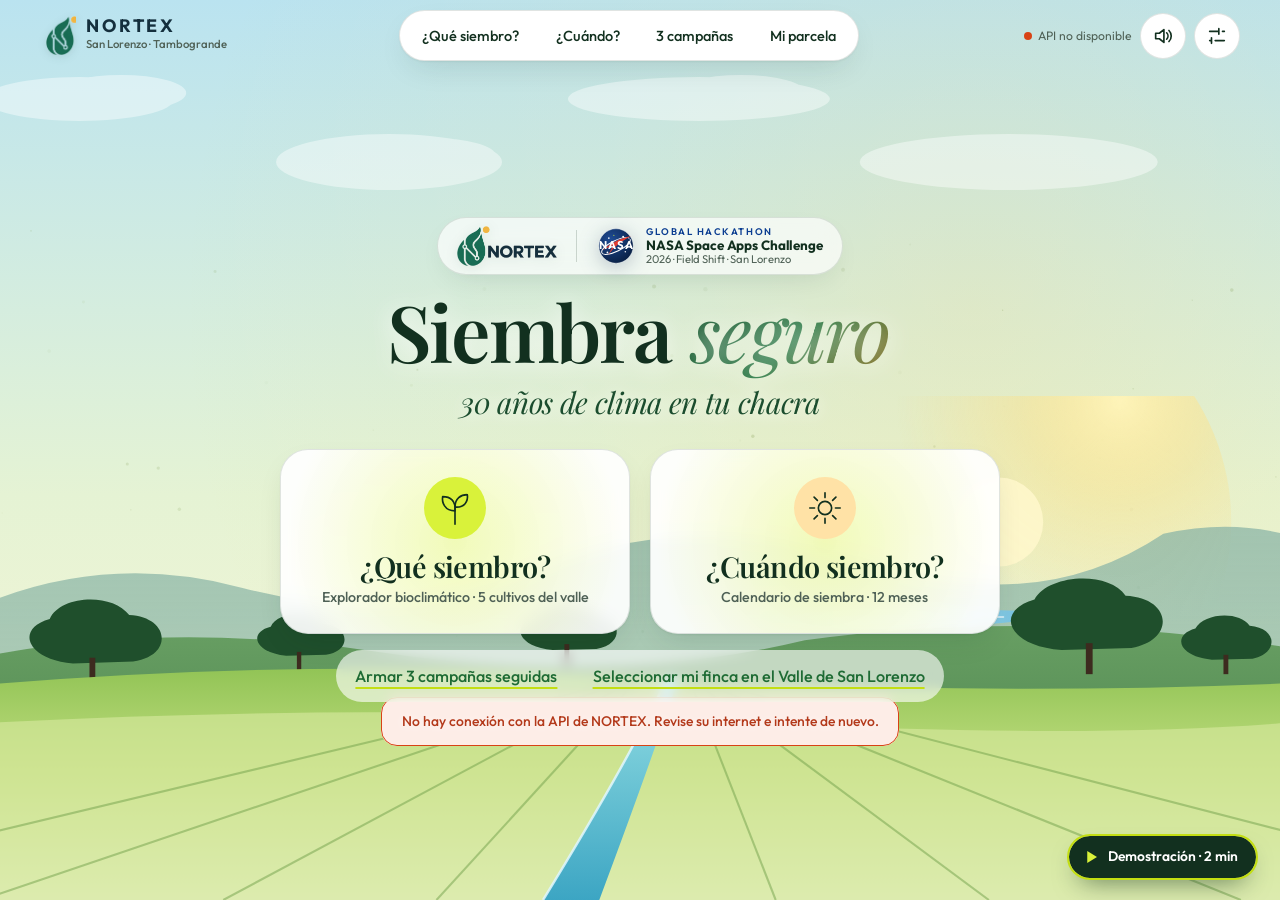
<file: nortex_api/web/index.html>
<!DOCTYPE html>
<html lang="es">
<head>
  <meta charset="utf-8">
  <meta name="viewport" content="width=device-width, initial-scale=1, viewport-fit=cover">
  <meta name="theme-color" content="#FAFBF3">
  <meta name="description" content="NORTEX: qué y cuándo sembrar en el valle de San Lorenzo (Tambogrande, Piura) con historia satelital de la NASA.">
  <title>NORTEX — La chacra viva · San Lorenzo</title>
  <link rel="preconnect" href="https://fonts.googleapis.com">
  <link rel="preconnect" href="https://fonts.gstatic.com" crossorigin>
  <link href="https://fonts.googleapis.com/css2?family=Instrument+Serif:ital@0;1&family=Outfit:wght@400;500;600;700&family=Playfair+Display:ital,wght@0,500;0,600;0,700;1,400;1,600&display=swap" rel="stylesheet">
  <link rel="preconnect" href="https://server.arcgisonline.com" crossorigin>
  <link rel="stylesheet" href="estilos.css">
</head>
<body data-escena="portal">
<a class="saltar" href="#escenario">Saltar al contenido</a>

<!-- CAPA 0 · Atmósfera: cielo y polvo en Canvas 2D (visuales/ambiente.js). Decorativa. -->
<canvas id="ambiente" aria-hidden="true"></canvas>

<!-- CAPA 1 · Paisaje agrícola del Valle de San Lorenzo, Tambogrande (SVG ilustrado, decorativo) -->
<svg id="horizonte" viewBox="0 0 1440 520" preserveAspectRatio="xMidYMax slice" aria-hidden="true">
  <defs>
    <linearGradient id="hz-cordillera" x1="0" y1="0" x2="0" y2="1">
      <stop offset="0" stop-color="#8AB4A6" stop-opacity=".75"/>
      <stop offset="1" stop-color="#B9D6BC" stop-opacity=".95"/>
    </linearGradient>
    <linearGradient id="hz-lomas" x1="0" y1="0" x2="0" y2="1">
      <stop offset="0" stop-color="#689F63"/>
      <stop offset="1" stop-color="#3E7542"/>
    </linearGradient>
    <linearGradient id="hz-represa" x1="0" y1="0" x2="1" y2="0">
      <stop offset="0" stop-color="#6EC3E8"/>
      <stop offset=".5" stop-color="#B8E9FA"/>
      <stop offset="1" stop-color="#58B2DC"/>
    </linearGradient>
    <linearGradient id="hz-pradera" x1="0" y1="0" x2="0" y2="1">
      <stop offset="0" stop-color="#92C456"/>
      <stop offset=".45" stop-color="#C2DE80"/>
      <stop offset="1" stop-color="#EEF5D8"/>
    </linearGradient>
    <linearGradient id="hz-canal" x1="0" y1="0" x2="0" y2="1">
      <stop offset="0" stop-color="#8CE0FA"/>
      <stop offset="1" stop-color="#1996C8"/>
    </linearGradient>
    <radialGradient id="hz-sol-valle" cx="76%" cy="24%" r="48%">
      <stop offset="0" stop-color="#FFF4B8" stop-opacity=".95"/>
      <stop offset=".45" stop-color="#FFE082" stop-opacity=".38"/>
      <stop offset="1" stop-color="#FFE082" stop-opacity="0"/>
    </radialGradient>
  </defs>
  <!-- Resplandor solar sobre los cerros de Las Lomas -->
  <circle cx="1090" cy="130" r="240" fill="url(#hz-sol-valle)"/>
  <circle cx="1090" cy="130" r="46" fill="#FFF7CC" opacity=".88"/>
  <!-- Cordillera lejana de Piura -->
  <path class="hz-cerro" d="M0 235 Q150 155 310 198 T620 175 Q790 115 960 172 T1260 142 Q1360 120 1440 165 V520 H0Z" fill="url(#hz-cordillera)"/>
  <!-- Espejo de agua de la Represa de San Lorenzo entre las lomas -->
  <path d="M820 226 Q980 214 1160 224 Q1080 242 910 240 Z" fill="url(#hz-represa)" opacity=".92"/>
  <path d="M875 228 H1095 M920 234 H1050" stroke="#fff" stroke-width="1.6" stroke-linecap="round" opacity=".75"/>
  <!-- Colinas medias del bosque seco y frutales -->
  <path d="M0 278 Q210 228 450 264 T890 252 Q1150 216 1440 268 V520 H0Z" fill="url(#hz-lomas)"/>
  <!-- Algarrobos y mangos en las lomas -->
  <g class="hz-arbol" fill="#1F4F2C">
    <path d="M135 276c-48-4-60-36-24-46 10-24 64-28 82-4 42 2 46 42 4 48z"/><rect x="152" y="270" width="6" height="28" fill="#3D2B1F"/>
    <path d="M355 268c-32-3-40-24-16-30 7-16 42-18 54-3 28 2 30 28 3 32z"/><rect x="366" y="264" width="4.5" height="20" fill="#3D2B1F"/>
    <path d="M630 262c-36-3-44-26-18-33 8-18 48-20 60-3 30 2 33 30 3 35z"/><rect x="642" y="256" width="5" height="22" fill="#3D2B1F"/>
    <path d="M1155 262c-56-4-70-40-28-52 14-26 76-30 94-4 48 2 52 46 6 54z"/><rect x="1180" y="255" width="7" height="32" fill="#3D2B1F"/>
    <path d="M1310 272c-34-3-42-25-17-32 8-16 45-19 56-3 28 2 31 28 3 34z"/><rect x="1322" y="267" width="5" height="20" fill="#3D2B1F"/>
  </g>
  <!-- Valle agrícola iluminado (terrazas y parcelas) -->
  <path d="M0 302 Q360 268 720 290 T1440 294 V520 H0Z" fill="url(#hz-pradera)"/>
  <!-- Franjas de cultivo soleadas -->
  <path d="M0 340 Q420 315 820 336 T1440 332 V520 H0Z" fill="#D5E89B" opacity=".68"/>
  <!-- Canal de irrigación de San Lorenzo reflejando el cielo -->
  <path d="M748 290 Q715 365 620 520 H678 Q736 365 760 290 Z" fill="url(#hz-canal)" opacity=".82"/>
  <path d="M748 290 Q715 365 620 520" stroke="#E1F7FE" stroke-width="2.5" fill="none" opacity=".85"/>
  <!-- Surcos agrícolas en perspectiva -->
  <g class="hz-surcos" stroke="#6E9E48" stroke-width="2.2" fill="none" opacity=".48">
    <path d="M720 290 L-240 520"/><path d="M720 290 L40 520"/><path d="M720 290 L290 520"/><path d="M720 290 L510 520"/>
    <path d="M770 290 L860 520"/><path d="M770 290 L1080 520"/><path d="M770 290 L1340 520"/><path d="M770 290 L1660 520"/>
  </g>
</svg>

<!-- CAPA 2 · Barra de mando -->
<header class="hud">
  <button class="marca" data-ir="portal" type="button" aria-label="NORTEX: volver al inicio">
    <img src="logo-icono.png" alt="" width="30" height="39" class="marca-logo" fetchpriority="high">
    <span><strong>NORTEX</strong><small>San Lorenzo · Tambogrande</small></span>
  </button>
  <nav class="hud-nav" aria-label="Escenas">
    <button type="button" data-ir="laboratorio">¿Qué siembro?</button>
    <button type="button" data-ir="tiempo">¿Cuándo?</button>
    <button type="button" data-ir="secuencia">3 campañas</button>
    <button type="button" data-ir="orbita">Mi parcela</button>
  </nav>
  <div class="hud-util">
    <span id="estado-api" class="estado-api" role="status">conectando…</span>
    <button id="btn-sonido" class="icono" type="button" aria-pressed="false" title="Ambiente sonoro (viento suave)">
      <svg viewBox="0 0 24 24" aria-hidden="true"><path d="M4 9v6h4l5 4V5L8 9zM16 8.5a5 5 0 010 7M18.5 6a8.500 8.500 0 010 12"/></svg>
      <span class="oculto">Ambiente sonoro</span>
    </button>
    <button id="btn-ajustes" class="icono" type="button" aria-expanded="false" aria-controls="ajustes" title="Ajustes de la consulta">
      <svg viewBox="0 0 24 24" aria-hidden="true"><path d="M4 7h10M18 7h2M4 17h2M10 17h10M14 4v6M6 14v6"/></svg>
      <span class="oculto">Ajustes de la consulta</span>
    </button>
  </div>
</header>

<main id="escenario">
  <!-- 1 · PORTAL DE LA CHACRA ============================================================== -->
  <section id="esc-portal" class="escena activa" aria-labelledby="portal-titulo">
    <div class="portal">
      <div class="portal-insignias" aria-label="Identidad del equipo y desafío NASA Space Apps">
        <div class="insignia-equipo">
          <img src="logo-nortex.png" alt="Logo del equipo NORTEX" width="168" height="67" class="insignia-nortex" fetchpriority="high">
        </div>
        <span class="insignia-sep" aria-hidden="true"></span>
        <div class="insignia-nasa">
          <svg class="nasa-emblema" viewBox="0 0 56 56" aria-hidden="true">
            <defs>
              <radialGradient id="nasa-esfera" cx="35%" cy="30%" r="70%">
                <stop offset="0%" stop-color="#1E4B94"/>
                <stop offset="100%" stop-color="#0B234A"/>
              </radialGradient>
            </defs>
            <circle cx="28" cy="28" r="24" fill="url(#nasa-esfera)" stroke="rgba(255,255,255,.35)" stroke-width="1.2"/>
            <!-- Estrellas orbitales -->
            <circle cx="18" cy="17" r="1.1" fill="#fff"/>
            <circle cx="38" cy="15" r="1.3" fill="#fff"/>
            <circle cx="41" cy="36" r="1" fill="#fff"/>
            <circle cx="16" cy="37" r="1.2" fill="#fff"/>
            <circle cx="25" cy="13" r=".8" fill="#D9F23A"/>
            <!-- Órbita elíptica blanca -->
            <ellipse cx="28" cy="28" rx="22" ry="7.5" transform="rotate(-26 28 28)" fill="none" stroke="#fff" stroke-width="1.4" stroke-dasharray="96 14"/>
            <!-- Vector rojo clásico NASA -->
            <path d="M9 34 C 21 24, 34 17, 49 14 C 36 21, 25 29, 17 41 L 24 27 Z" fill="#E03C31"/>
            <!-- Letras NASA centrales -->
            <text x="28" y="31.5" text-anchor="middle" fill="#fff" font-family="Outfit, sans-serif" font-weight="700" font-size="11.5" letter-spacing="1.4">NASA</text>
          </svg>
          <div class="nasa-txt">
            <span>Global Hackathon</span>
            <strong>NASA Space Apps Challenge</strong>
            <small>2026 · Field Shift · San Lorenzo</small>
          </div>
        </div>
      </div>
      <h1 id="portal-titulo">Siembra <em>seguro</em></h1>
      <p class="portal-sub">30 años de clima en tu chacra</p>
      <div class="puertas">
        <button class="puerta puerta-que" type="button" data-puerta="laboratorio">
          <span class="puerta-brillo" aria-hidden="true"></span>
          <svg viewBox="0 0 80 80" aria-hidden="true"><path d="M40 74V40"/><path d="M40 46C18 46 12 28 14 16c16 0 28 8 26 30z"/><path d="M40 38c0-18 12-26 26-26 2 14-6 28-26 26z"/></svg>
          <span class="puerta-txt"><b>¿Qué siembro?</b><small>Explorador bioclimático · 5 cultivos del valle</small></span>
        </button>
        <button class="puerta puerta-cuando" type="button" data-puerta="tiempo">
          <span class="puerta-brillo" aria-hidden="true"></span>
          <svg viewBox="0 0 80 80" aria-hidden="true"><circle cx="40" cy="40" r="14"/><path d="M40 8v10M40 62v10M8 40h10M62 40h10M17 17l7 7M56 56l7 7M63 17l-7 7M24 56l-7 7"/></svg>
          <span class="puerta-txt"><b>¿Cuándo siembro?</b><small>Calendario de siembra · 12 meses</small></span>
        </button>
      </div>
      <div class="portal-menor">
        <button type="button" class="enlace" data-ir="secuencia">Armar 3 campañas seguidas</button>
        <button type="button" class="enlace" data-ir="orbita">Seleccionar mi finca en el Valle de San Lorenzo</button>
      </div>
      <p id="portal-chacra" class="portal-chacra" role="status"></p>
    </div>
  </section>

  <!-- 2 · LABORATORIO DE CULTIVOS (F2) ====================================================== -->
  <section id="esc-laboratorio" class="escena" aria-labelledby="lab-titulo" hidden>
    <div class="esc-cab">
      <p class="eyebrow">F2 · Laboratorio de cultivos</p>
      <h2 id="lab-titulo">¿Qué siembro?</h2>
      <p class="ayuda" id="lab-contexto"></p>
      <div class="barra-consulta" aria-label="Controles rápidos de la consulta">
        <label>Siembra <input type="date" id="lab-inicio"></label>
        <label>Riego
          <select id="lab-riego">
            <option value="">Según la parcela</option>
            <option value="0.5">Gravedad · 0,5</option>
            <option value="0.9">Goteo · 0,9</option>
          </select>
        </label>
        <label>Historia climática
          <select id="lab-enso">
            <option value="">Todos los años</option>
            <option value="nino">Solo El Niño</option>
            <option value="neutro">Solo neutros</option>
            <option value="nina">Solo La Niña</option>
          </select>
        </label>
        <button type="button" class="enlace" id="lab-mas-ajustes">Más ajustes…</button>
      </div>
    </div>
    <div id="baraja" class="baraja" role="listbox" aria-label="Cultivos del valle, en el orden de la API" tabindex="0"></div>
    <p class="baraja-pista ayuda">Desliza, usa las flechas o toca una carta: el suelo y el cielo cambian con el cultivo.</p>
    <div id="lab-autopsia" aria-live="polite"></div>
  </section>

  <!-- 3 · CALENDARIO DE SIEMBRA (F1) ======================================================== -->
  <section id="esc-tiempo" class="escena" aria-labelledby="tiempo-titulo" hidden>
    <div class="esc-cab">
      <p class="eyebrow">F1 · Calendario de siembra</p>
      <h2 id="tiempo-titulo">¿Cuándo siembro?</h2>
      <div id="tiempo-cultivos" class="fichas" role="radiogroup" aria-label="Cultivo"></div>
    </div>
    <div id="arco" class="arco"></div>
    <div id="calendario" class="calendario" role="radiogroup" aria-label="Fecha de siembra (12 meses)"></div>
    <div class="cal-leyenda" aria-label="Leyenda del calendario">
      <span><i class="fila-viab" aria-hidden="true"></i> Viabilidad (borde punteado = provisional)</span>
      <span><b class="fila-riesgos" aria-hidden="true"><i></i><i></i></b> Riesgos altos (un punto por riesgo)</span>
      <span><b class="fila-calor" aria-hidden="true"><i style="--k:var(--ambar)"></i></b> Calor en floración (Tmax media histórica)</span>
    </div>
    <div id="tiempo-lectura" class="tiempo-lectura" aria-live="polite"></div>
    <div id="tiempo-autopsia"></div>
  </section>

  <!-- 4 · SECUENCIA DE 3 CAMPAÑAS =========================================================== -->
  <section id="esc-secuencia" class="escena" aria-labelledby="sec-titulo" hidden>
    <div class="esc-cab">
      <p class="eyebrow">Transición · reglas RT-01 a RT-05</p>
      <h2 id="sec-titulo">Tres campañas que encajan</h2>
      <p class="ayuda">Elige el cultivo y la fecha de cada ficha. Al encastrarlas, NORTEX evalúa cada campaña con lo
        sembrado antes; las reglas de transición se encienden en las uniones.</p>
    </div>
    <div id="rompecabezas" class="rompecabezas"></div>
    <div class="sec-controles">
      <label class="check"><input type="checkbox" id="sec-renovacion"> Ya decidí renovar el huerto (RT-01)</label>
      <button type="button" id="sec-ir" class="primario grande">Encastrar y revisar</button>
    </div>
    <div id="sec-estado" class="mensaje" role="status"></div>
    <div id="sec-autopsia"></div>
  </section>

  <!-- 5 · VUELO ORBITAL · MI PARCELA ======================================================== -->
  <section id="esc-orbita" class="escena esc-orbita" aria-labelledby="orbita-titulo" hidden>
    <div class="orbita-vista">
      <div class="estrellas" aria-hidden="true"></div>
      <div id="globo" class="globo"><div id="mapa" aria-label="Imagen satelital de San Lorenzo"></div></div>
      <!-- Haces de los satélites: se dibujan con el estado real de GET /parcelas/{id}/fuentes -->
      <svg id="haces" class="haces" viewBox="0 0 100 100" preserveAspectRatio="none" aria-hidden="true"></svg>
      <ul id="satelites" class="satelites" aria-label="Fuentes satelitales de la parcela"></ul>
      <div class="leyenda-valle" aria-label="Delimitación geográfica permitida">
        <span><i class="borde-valle" aria-hidden="true"></i> Delimitación: Valle de San Lorenzo · Tambogrande</span>
        <button type="button" id="btn-ver-valle">Ver valle completo</button>
      </div>
      <p id="vuelo-texto" class="vuelo-texto" role="status"></p>
      <button id="vuelo-saltar" class="enlace vuelo-saltar" type="button" hidden>Saltar el vuelo</button>
    </div>
    <div class="orbita-panel" id="orbita-panel">
      <p class="eyebrow">Mi parcela · Valle de San Lorenzo</p>
      <h2 id="orbita-titulo">Desde la órbita hasta tu chacra</h2>
      <label class="selector-chacra">Chacra activa <select id="orbita-parcela"></select></label>
      <div id="parcela-info"></div>
      <div class="fila-botones">
        <button id="btn-dibujar-finca" type="button">Seleccionar mi finca en el mapa</button>
        <button id="btn-revolar" type="button">Repetir el vuelo</button>
        <button id="btn-descargar" class="primario" type="button">Traer datos de la NASA</button>
      </div>
      <div id="progreso" class="mensaje" role="status"></div>
      <ul id="senales" class="senales" aria-label="Todas las fuentes de datos"></ul>

      <details class="bloque" id="det-registro" open>
        <summary>Seleccionar / registrar mi finca en el Valle de San Lorenzo</summary>
        <form id="form-parcela">
          <p class="ayuda">Toca el mapa dentro del <b>perímetro punteado verde del Valle de San Lorenzo (Tambogrande)</b> para marcar las esquinas de tu finca (mínimo 3 esquinas o 1 punto central).</p>
          <label>Nombre de la finca <input name="nombre" id="inp-nombre-finca" required placeholder="Finca San Isidro, sector Malingas"></label>
          <label>Identificador <input name="aoi_id" id="inp-aoi-finca" required pattern="[a-z0-9_]{3,40}" placeholder="finca_san_isidro"
                 title="minúsculas, números y _ (3 a 40)"></label>
          <p id="info-poligono" class="ayuda">0 puntos marcados · toca el mapa dentro del valle.</p>
          <div class="fila-botones">
            <button type="button" id="btn-deshacer">Deshacer punto</button>
            <button type="button" id="btn-limpiar">Borrar contorno</button>
          </div>
          <label>o pega coordenadas dentro del valle (latitud, longitud por línea)
            <textarea id="coords" rows="3" placeholder="-4.9921, -80.3127"></textarea></label>
          <div class="fila-botones">
            <button type="button" id="btn-coords">Usar coordenadas</button>
            <button type="submit" class="primario">Guardar mi finca</button>
          </div>
        </form>
        <div id="msg-parcela" class="mensaje" role="status"></div>
      </details>

      <details class="bloque" open>
        <summary>Chequeo de la chacra (suelo, relieve y riego)</summary>
        <div id="chequeo-cuerpo"></div>
      </details>
      <details class="bloque" id="det-historial" open>
        <summary>Historial de campañas de tu finca</summary>
        <p class="ayuda">Lo que sembraste antes en esta parcela activa automáticamente las reglas de rotación (RT-01 a RT-05) en <b>¿Qué siembro?</b> y en <b>3 campañas</b>.</p>
        <div id="lista-historial"></div>
        <form id="form-historial">
          <div class="barra-consulta">
            <label>Cultivo sembrado <select name="cultivo" id="hist-cultivo" required></select></label>
            <label>Campaña <input name="campania" placeholder="2025-2026" value="2025-2026" required></label>
            <label>Fecha de siembra <input name="fecha_siembra" type="date" id="hist-fecha" required></label>
            <label>Rendimiento (t/ha, opcional) <input name="rendimiento_t_ha" type="number" min="0" max="150" step="0.1" placeholder="Ej. 8.5"></label>
          </div>
          <div class="fila-botones">
            <button type="submit" class="primario">Agregar al historial de la finca</button>
          </div>
        </form>
        <div id="msg-historial" class="mensaje" role="status"></div>
      </details>
      <details class="bloque" open>
        <summary>El archivo del clima</summary>
        <div id="clima-cuerpo"></div>
      </details>
      <details class="bloque" open>
        <summary>¿Qué tan sólida es la decisión?</summary>
        <div id="solidez"></div>
      </details>
      <details class="bloque">
        <summary>Cargar datos de la Junta, laboratorio o SIEA (CSV)</summary>
        <p class="ayuda">Descarga la plantilla, llénala en Excel (CSV UTF-8) y súbela. La fila con fuente = EJEMPLO se
          ignora. Si una fila tiene un error, no se guarda nada.</p>
        <form id="form-csv">
          <label>Tipo de dato <select name="modelo" id="sel-modelo"></select></label>
          <label>Archivo <input type="file" name="archivo" accept=".csv" required></label>
          <button type="submit" class="primario">Importar</button>
        </form>
        <div id="msg-csv" class="mensaje" role="status"></div>
      </details>
      <details class="bloque">
        <summary>Parámetro validado (INIA / MIDAGRI)</summary>
        <p class="ayuda">Reemplaza un valor de literatura por el de una ficha técnica local, por ejemplo el umbral de
          calor en floración del caupí.</p>
        <form id="form-validacion">
          <label>Cultivo <select name="cultivo" id="val-cultivo"></select></label>
          <label>Parámetro <select name="parametro" id="val-parametro"></select></label>
          <p id="val-actual" class="ayuda"></p>
          <label>Valor <input name="valor" required placeholder="36 · [35, 55] · &quot;media&quot;"></label>
          <label>Fuente <input name="fuente" required placeholder="INIA, ficha técnica 2025"></label>
          <label>Fecha <input name="fecha" type="date" required></label>
          <button type="submit" class="primario">Guardar validación</button>
        </form>
        <div id="msg-validacion" class="mensaje" role="status"></div>
      </details>
    </div>
  </section>
</main>

<!-- Ajustes de la consulta: valen para todas las escenas y viajan tal cual a /evaluar/f1 y /evaluar/f2 -->
<aside id="ajustes" class="ajustes" aria-label="Ajustes de la consulta" hidden>
  <div class="ajustes-cab"><h3>Ajustes de la consulta</h3>
    <button type="button" class="icono" id="ajustes-cerrar" aria-label="Cerrar ajustes">×</button></div>
  <form id="form-ajustes">
    <label>Chacra <select id="sel-parcela" name="parcela"></select></label>
    <label>Fecha de siembra (¿Qué siembro?) <input type="date" id="aj-inicio" name="inicio" required></label>
    <label>Riego
      <select name="eficiencia">
        <option value="">Según los datos de la parcela</option>
        <option value="0.5">Gravedad · eficiencia 0,5</option>
        <option value="0.9">Goteo · eficiencia 0,9</option>
      </select></label>
    <label>Historia climática
      <select name="condicion_enso">
        <option value="">Todos los años disponibles</option>
        <option value="nino">Solo años El Niño</option>
        <option value="neutro">Solo años neutros</option>
        <option value="nina">Solo años La Niña</option>
      </select></label>
    <label>Umbral de calor en floración (°C)
      <input name="umbral_calor_c" type="number" min="25" max="45" step="0.5" placeholder="Según ficha · por validar con INIA"></label>
    <label>Dotación (m³/ha) <input name="dotacion_m3_ha" type="number" min="0" max="40000" placeholder="Usar el PCR"></label>
    <label>Turno de riego (días) <input name="intervalo_dias" type="number" min="1" max="60" placeholder="Usar los turnos declarados"></label>
    <label>Área (ha) <input name="area_ha" type="number" min="0.01" step="0.01" placeholder="Usar la parcela"></label>
    <p class="ayuda">Lo que escribas aquí se envía a la API como supuesto de esta consulta; el motor lo marca como
      provisional. Deja un campo vacío para usar el dato de la parcela.</p>
    <button type="reset" class="enlace">Volver a los datos de la parcela</button>
  </form>
  <p class="ayuda pie-reglas">NORTEX no da un puntaje. Muestra cuatro cosas por separado: viabilidad, riesgo,
    conveniencia y fundamentación. · <a href="../docs" target="_blank" rel="noopener">API</a></p>
</aside>

<!-- Modo demostración para el jurado (demo.js) -->
<button id="btn-demo" class="flotante" type="button" disabled>
  <svg viewBox="0 0 24 24" aria-hidden="true"><path d="M7 4l13 8-13 8z"/></svg>
  <span>Demostración · 2 min</span>
</button>
<aside id="demo" class="demo" hidden aria-label="Demostración guiada" aria-live="polite"></aside>
<div id="proc" class="proc" role="dialog" aria-label="Procedencia del dato" hidden></div>
<div id="velo" class="velo" aria-hidden="true"></div>

<script type="module" src="app.js"></script>
</body>
</html>
</file>
<file: nortex_api/web/estilos.css>
/* NORTEX — La chacra viva. Estilos (tema claro).
 * Índice: 1 base · 2 atmósfera · 3 barra de mando · 4 piezas comunes · 5 portal · 6 cultivos vivos
 *         7 baraja 3D · 8 autopsia (sol, suelo, balanza, cuatro dimensiones) · 9 calendario de siembra
 *         10 rompecabezas · 11 órbita · 12 ajustes, demostración y procedencia · 13 movimiento reducido
 * Dirección visual: papel claro, tinta verde profunda, acento lima y mucho aire entre bloques.
 * Convención de honestidad: todo lo provisional (dato de ejemplo o por validar) lleva borde PUNTEADO
 * ámbar (.provisional, .dato-debil, .sello-provisional). El color nunca va sin texto. */

/* 1 · Base ---------------------------------------------------------------------------------------- */
:root {
  --fondo: #FAFBF3; --papel: #FFFFFF; --tinta: #12301F; --suave: #4F6156; --linea: rgba(18, 48, 31, .13);
  --lima: #D9F23A; --lima-hondo: #C3DE12; --hoja: #EEF4DF;
  --verde: #2E7D32; --ambar: #F59E0B; --terracota: #D84315; --agua: #0288D1;
  /* tintas legibles sobre papel claro (contraste AA) */
  --t-verde: #1E6B34; --t-ambar: #8A5200; --t-rojo: #B3391A; --t-azul: #0B5C97; --t-gris: #5B6660;
  --punteado: #D98A00;
  --sombra: 0 1px 2px rgba(18, 48, 31, .06), 0 12px 32px -12px rgba(18, 48, 31, .18);
  --rebote: cubic-bezier(.34, 1.56, .64, 1); --suavizado: cubic-bezier(.22, 1, .36, 1);
  --radio: 24px; --hud: 72px;
  --fuente: "Outfit", "Segoe UI", system-ui, -apple-system, Roboto, sans-serif;
  --fuente-editorial: "Playfair Display", "Instrument Serif", Georgia, "Times New Roman", serif;
  color-scheme: light;
}
* { box-sizing: border-box; }
html { background: var(--fondo); scroll-behavior: smooth; }
body { margin: 0; min-height: 100dvh; color: var(--tinta); font: 400 1.02rem/1.6 var(--fuente); font-size-adjust: from-font; -webkit-font-smoothing: antialiased; overflow-x: hidden; }
h1, h2, h3, h4 { font-family: var(--fuente-editorial); font-weight: 600; line-height: 1.06; margin: 0; letter-spacing: -.02em; font-size-adjust: from-font; }
h2 { font-size: clamp(2rem, 1.2rem + 3.4vw, 3.3rem); letter-spacing: -.025em; }
h3 { font-size: clamp(1.3rem, .9rem + 1.6vw, 1.75rem); } h4 { font-size: 1.15rem; }
@supports not (font-size-adjust: from-font) {
  h1, h2, h3, h4 { line-height: 1.1; }
}
p { margin: .6rem 0; } ul { margin: .5rem 0; padding-left: 1.15rem; } li { margin: .25rem 0; } a { color: var(--t-verde); }
button, input, select, textarea { font: inherit; color: inherit; }
button { cursor: pointer; touch-action: manipulation; min-height: 46px; padding: .6rem 1.25rem; border-radius: 999px; border: 1px solid var(--linea);
  background: var(--papel); font-weight: 500; transition: transform .35s var(--rebote), background .2s, box-shadow .3s; }
button:hover:not(:disabled) { background: var(--hoja); transform: translateY(-2px); }
button:active:not(:disabled) { transform: scale(.97); }
button:disabled { opacity: .5; cursor: wait; }
:focus-visible { outline: 3px solid var(--tinta); outline-offset: 3px; border-radius: 10px; }
[hidden] { display: none !important; }
.oculto, .oculto-label { position: absolute; width: 1px; height: 1px; overflow: hidden; clip-path: inset(50%); white-space: nowrap; }
.saltar { position: fixed; left: 12px; top: -80px; z-index: 3000; background: var(--lima); color: var(--tinta); padding: .8rem 1rem; border-radius: 12px; }
.saltar:focus { top: 12px; }
.eyebrow { font: 600 .74rem/1.4 var(--fuente); letter-spacing: .16em; text-transform: uppercase; color: var(--t-verde); margin: 0 0 .5rem; }
.ayuda, small { font-size: .88rem; color: var(--suave); }
.primario { background: var(--lima); color: var(--tinta); border-color: transparent; font-weight: 600; box-shadow: 0 8px 22px -10px rgba(150, 175, 0, .9); }
.primario:hover:not(:disabled) { background: var(--lima-hondo); }
.grande { font-size: 1.08rem; padding: .95rem 1.8rem; }
.enlace { background: none; border: 0; padding: .3rem .2rem; min-height: 44px; color: var(--t-verde); font-weight: 500; text-decoration: underline; text-decoration-color: var(--lima-hondo); text-decoration-thickness: 2px; text-underline-offset: 5px; border-radius: 6px; }
.enlace:hover:not(:disabled) { background: none; }
.icono { width: 46px; padding: 0; display: grid; place-items: center; font-size: 1.4rem; }
.icono svg { width: 22px; height: 22px; fill: none; stroke: currentColor; stroke-width: 1.8; stroke-linecap: round; stroke-linejoin: round; }
.icono[aria-pressed=true] { background: var(--tinta); color: #fff; }
.fila-botones { display: flex; flex-wrap: wrap; gap: .6rem; margin: 1rem 0; }

/* 2 · Atmósfera ------------------------------------------------------------------------------------ */
#ambiente { position: fixed; inset: 0; width: 100%; height: 100%; z-index: -3; }
#horizonte { position: fixed; left: 0; bottom: 0; width: 100%; height: min(56vh, 520px); z-index: -2; pointer-events: none; transition: transform 1.2s var(--suavizado), opacity 1s; }
body:not([data-escena=portal]) #horizonte { opacity: 0; transform: translateY(30%); }
.hz-arbol { animation: mecer 7s ease-in-out infinite alternate; transform-box: fill-box; transform-origin: 50% 100%; }
/* Fuera del portal el cielo solo asoma arriba; el resto de la página es papel limpio. */
.velo { position: fixed; inset: 0; z-index: -1; pointer-events: none; }
body:not([data-escena=portal]) .velo { background: linear-gradient(rgba(250, 251, 243, .25), var(--fondo) 440px); }

/* 3 · Barra de mando ------------------------------------------------------------------------------- */
.hud { position: fixed; inset: 0 0 auto 0; height: var(--hud); z-index: 900; display: flex; align-items: center; gap: .6rem; padding: 0 clamp(.8rem, 4vw, 2.5rem);
  background: rgba(250, 251, 243, .9); border-bottom: 1px solid var(--linea); transition: opacity .5s, transform .5s, background .5s; }
body[data-escena=portal] .hud { background: transparent; border-color: transparent; }
.marca { display: flex; align-items: center; gap: .6rem; background: none; border: 0; padding: .2rem .4rem; text-align: left; border-radius: 12px; }
.marca:hover:not(:disabled) { background: none; }
.marca strong { display: block; font: 700 1.12rem/1 var(--fuente); letter-spacing: .16em; color: #142F3D; }
.marca small { display: block; font-size: .72rem; }
.marca-logo { width: 30px; height: 39px; object-fit: contain; display: block; filter: drop-shadow(0 2px 4px rgba(18, 48, 31, .12)); }
.hud-nav { display: flex; gap: .2rem; margin-inline: auto; padding: .3rem; border-radius: 999px; background: var(--papel); border: 1px solid var(--linea); box-shadow: var(--sombra); }
.hud-nav button { border: 0; background: none; padding: .45rem 1.05rem; min-height: 40px; font-size: .92rem; white-space: nowrap; box-shadow: none; }
.hud-nav button[aria-current] { background: var(--tinta); color: #fff; font-weight: 600; }
.hud-util { display: flex; align-items: center; gap: .5rem; }
.estado-api { font-size: .76rem; color: var(--suave); display: flex; align-items: center; gap: .35rem; }
.estado-api::before { content: ""; width: 8px; height: 8px; border-radius: 50%; background: var(--t-gris); }
.estado-api[data-ok=true]::before { background: var(--verde); } .estado-api[data-ok=false]::before { background: var(--terracota); }
body.en-vuelo .hud, body.en-vuelo .flotante { opacity: 0; pointer-events: none; transform: translateY(-20px); }
@media (max-width: 820px) {
  .hud-nav { position: fixed; inset: auto .6rem calc(.6rem + env(safe-area-inset-bottom)) .6rem; justify-content: space-between; margin: 0; z-index: 900; }
  .hud-nav button { flex: 1; padding: .45rem .3rem; font-size: .8rem; }
  .estado-api { display: none; } .hud-util { margin-left: auto; }
  main { padding-bottom: 90px; }
}

/* 4 · Piezas comunes ------------------------------------------------------------------------------- */
.escena { min-height: 100dvh; padding: calc(var(--hud) + 2.5rem) clamp(1.1rem, 5vw, 3.5rem) 7rem; max-width: 1180px; margin: 0 auto; }
.escena.activa { animation: entrar .7s var(--suavizado) backwards; }
/* La órbita no usa transform al entrar: su vista pasa a position:fixed durante el vuelo. */
.esc-orbita.activa { animation-name: fundir; }
.esc-cab { margin-bottom: 2.2rem; max-width: 58rem; }
.esc-cab .ayuda { font-size: 1rem; }
.barra-consulta { display: flex; flex-wrap: wrap; align-items: end; gap: .6rem .9rem; margin-top: 1.1rem; padding: .75rem 1rem; border-radius: 20px; background: var(--papel); border: 1px solid var(--linea); box-shadow: var(--sombra); }
.barra-consulta label { margin: 0; font-size: .8rem; font-weight: 500; flex: 1; min-width: 145px; }
.barra-consulta input, .barra-consulta select { min-height: 40px; padding: .35rem .7rem; border-radius: 12px; font-size: .9rem; }
.barra-consulta .enlace { min-height: 40px; padding: .2rem .5rem; font-size: .88rem; white-space: nowrap; }
.etq { display: inline-flex; align-items: center; gap: .4rem; padding: .14rem .7rem; border-radius: 999px; font: 600 .8rem/1.5 var(--fuente); white-space: nowrap; border: 1px solid currentColor; background: var(--papel); }
.etq::before { content: ""; width: 7px; height: 7px; border-radius: 50%; background: currentColor; }
.etq.verde { color: var(--t-verde); background: #EAF6EC; } .etq.ambar { color: var(--t-ambar); border-style: dashed; background: #FFF6E0; } .etq.rojo { color: var(--t-rojo); background: #FDEDE7; }
.etq.gris { color: var(--t-gris); border-style: dotted; background: #F1F3EF; } .etq.azul { color: var(--t-azul); background: #E6F3FB; }
/* Cifra tocable con su procedencia (util.dato). Débil = ejemplo, por validar o por determinar. */
.dato { display: inline; min-height: 0; padding: .08rem .5rem; border-radius: 8px; border: 1px solid transparent; background: var(--hoja); font-weight: 600; box-shadow: none; }
.dato:hover:not(:disabled) { background: var(--lima); transform: none; }
.dato-debil { border: 1.5px dashed var(--punteado); background: #FFF6E0; color: var(--t-ambar); }
.provisional { outline: 1.5px dashed var(--punteado); outline-offset: -1.5px; }
.sello-provisional { display: inline-block; margin-top: .8rem; padding: .2rem .7rem; border: 1.5px dashed var(--punteado); border-radius: 999px; color: var(--t-ambar); background: #FFF6E0; font: 600 .74rem/1.5 var(--fuente); letter-spacing: .04em; }
.aviso { padding: .9rem 1.2rem; border-radius: 16px; background: var(--papel); border: 1px solid var(--linea); }
.aviso.rojo { border-color: var(--terracota); color: var(--t-rojo); white-space: pre-line; background: #FDEDE7; }
.mensaje:empty { display: none; } .mensaje { margin: .8rem 0; font-size: .95rem; color: var(--suave); white-space: pre-line; }
.cargando { display: flex; align-items: center; gap: .8rem; padding: 2.5rem 0; color: var(--suave); }
.latido { width: 14px; height: 14px; border-radius: 50%; background: var(--lima-hondo); animation: pulsar 1.1s ease-in-out infinite; }
label { display: grid; gap: .3rem; font-size: .9rem; color: var(--suave); margin: .9rem 0; }
input, select, textarea { min-height: 46px; padding: .55rem .9rem; border-radius: 14px; border: 1px solid var(--linea); background: var(--papel); width: 100%; color: var(--tinta); }
input[type=checkbox] { width: 22px; min-height: 22px; accent-color: var(--verde); }
.check { display: flex; align-items: center; gap: .6rem; color: var(--tinta); }
/* Acordeón: una fila limpia con un botón redondo, como en la referencia. */
details > summary { cursor: pointer; padding: 1.1rem 0; font-weight: 500; font-size: 1.08rem; min-height: 46px; display: flex; align-items: center; gap: .8rem; list-style: none; }
details > summary::after { content: "↓"; margin-left: auto; width: 2rem; height: 2rem; display: inline-grid; place-items: center; border-radius: 50%; background: var(--tinta); color: #fff; font-size: .9rem; flex: none; transition: transform .4s var(--rebote), background .2s; }
details[open] > summary::after { transform: rotate(180deg); background: var(--lima); color: var(--tinta); }
details > summary::-webkit-details-marker { display: none; }
/* Las cuatro dimensiones en miniatura: cuatro celdas, nunca un solo indicador. */
.cuatro-mini { display: grid; grid-template-columns: 1fr 1fr; gap: .9rem 1.4rem; margin: 1.2rem 0 0; text-align: left; }
.cuatro-mini div { min-width: 0; }
.cuatro-mini dt { font: 600 .68rem/1.4 var(--fuente); letter-spacing: .12em; text-transform: uppercase; color: var(--suave); margin-bottom: .2rem; }
.cuatro-mini dd { margin: 0; font-size: .92rem; } .cuatro-mini .etq { white-space: normal; }

/* 5 · Portal --------------------------------------------------------------------------------------- */
#esc-portal { display: grid; place-items: center; text-align: center; min-height: 100dvh; padding: calc(var(--hud) + .6rem) clamp(1.1rem, 5vw, 3.5rem) 1.4rem; }
.portal { max-width: 780px; width: 100%; margin: auto; }
.portal-insignias { display: inline-flex; flex-wrap: wrap; align-items: center; justify-content: center; gap: .75rem 1.2rem; margin: 0 auto 1rem; padding: .5rem 1.2rem;
  border-radius: 999px; background: rgba(255, 255, 255, .68); backdrop-filter: blur(12px); -webkit-backdrop-filter: blur(12px);
  border: 1px solid rgba(18, 48, 31, .12); box-shadow: 0 10px 30px -14px rgba(18, 48, 31, .18); }
.insignia-equipo { display: flex; align-items: center; }
.insignia-nortex { height: 40px; width: auto; object-fit: contain; display: block; filter: drop-shadow(0 2px 6px rgba(18, 48, 31, .1)); }
.insignia-sep { width: 1px; height: 32px; background: rgba(18, 48, 31, .18); }
.insignia-nasa { display: flex; align-items: center; gap: .6rem; text-align: left; }
.nasa-emblema { width: 40px; height: 40px; flex-shrink: 0; filter: drop-shadow(0 4px 10px rgba(11, 35, 74, .25)); }
.nasa-txt { display: grid; line-height: 1.15; }
.nasa-txt span { font: 600 .6rem/1.2 var(--fuente); letter-spacing: .16em; text-transform: uppercase; color: #0B3D91; }
.nasa-txt strong { font: 700 .84rem/1.2 var(--fuente); color: var(--tinta); letter-spacing: -.01em; }
.nasa-txt small { font-size: .7rem; color: var(--suave); }
@media (max-width: 560px) {
  .portal-insignias { border-radius: 24px; padding: .6rem .9rem; gap: .5rem .8rem; }
  .insignia-sep { display: none; }
}
.portal h1 { font-family: var(--fuente-editorial); font-size: clamp(2.8rem, 1.5rem + 4.8vw, 4.9rem); font-weight: 600; line-height: 1.02; text-wrap: balance; letter-spacing: -.03em;
  color: var(--tinta); text-shadow: 0 2px 24px rgba(255, 255, 255, .85); }
.portal h1 em { font-family: var(--fuente-editorial); font-style: italic; font-weight: 400; padding: 0 .06em;
  color: #1B6336; background: linear-gradient(135deg, #124D29 0%, #24753E 55%, #8A6812 100%); -webkit-background-clip: text; background-clip: text; -webkit-text-fill-color: transparent; }
.portal-sub { font-family: var(--fuente-editorial); font-style: italic; font-size: clamp(1.35rem, 1rem + 1.3vw, 2rem); max-width: 36rem; margin: .3rem auto 1.4rem;
  color: #1B4D2E; font-weight: 400; letter-spacing: -.01em; text-shadow: 0 1px 16px rgba(255, 255, 255, .9); }
.puertas { display: grid; grid-template-columns: repeat(auto-fit, minmax(250px, 1fr)); gap: 1.2rem; max-width: 720px; margin: 0 auto; perspective: 1100px; }
.puerta { --rx: 0deg; --ry: 0deg; --mx: 50%; --my: 50%; position: relative; overflow: hidden; display: grid; justify-items: center; align-content: center; gap: .75rem; padding: 1.5rem 1.4rem 1.4rem;
  border-radius: 28px; border: 1px solid var(--linea); background: rgba(255, 255, 255, .92); backdrop-filter: blur(8px); min-height: 185px; text-align: center; box-shadow: var(--sombra);
  transform: rotateX(var(--rx)) rotateY(var(--ry)); transform-style: preserve-3d; transition: transform .6s var(--rebote), box-shadow .4s; }
.puerta:hover:not(:disabled) { background: var(--papel); transform: rotateX(var(--rx)) rotateY(var(--ry)) translateZ(16px); box-shadow: 0 2px 4px rgba(18, 48, 31, .06), 0 30px 50px -20px rgba(18, 48, 31, .3); }
.puerta-brillo { position: absolute; inset: 0; background: radial-gradient(260px circle at var(--mx) var(--my), rgba(217, 242, 58, .35), transparent 65%); pointer-events: none; }
.puerta svg { width: 62px; height: 62px; padding: 12px; border-radius: 50%; fill: none; stroke: var(--tinta); stroke-width: 3.500; stroke-linecap: round; stroke-linejoin: round; transform: translateZ(30px); animation: respirar 4.5s ease-in-out infinite; }
.puerta-que svg { background: var(--lima); } .puerta-cuando svg { background: #FFE2A6; }
.puerta-txt { transform: translateZ(20px); display: grid; gap: .25rem; }
.puerta-txt b { font: 600 clamp(1.45rem, 1.1rem + 1.2vw, 1.8rem)/1.08 var(--fuente-editorial); letter-spacing: -.02em; }
.puerta-txt small { color: var(--suave); font-size: .9rem; }
.portal-menor { display: flex; flex-wrap: wrap; justify-content: center; gap: .3rem 1.8rem; margin-top: 1rem;
  padding: .25rem 1rem; border-radius: 999px; background: rgba(255, 255, 255, .62); backdrop-filter: blur(6px); width: fit-content; margin-inline: auto; }
.portal-chacra { font-size: .88rem; color: #1E3A2A; font-weight: 500; min-height: 1.4em; margin-top: .5rem; text-shadow: 0 1px 10px rgba(255, 255, 255, .85); }
.portal-cielo { margin-top: .15rem; font-size: .82rem; color: #2A4736; text-shadow: 0 1px 10px rgba(255, 255, 255, .85); }

/* 6 · Cultivos vivos (visuales/cultivos.js) -------------------------------------------------------- */
.cultivo-vivo { width: 100%; height: auto; overflow: visible; filter: drop-shadow(0 8px 10px rgba(18, 48, 31, .18)); }
.cv-mece { transform-box: fill-box; transform-origin: 50% 100%; animation: mecer 5s ease-in-out infinite alternate; }
.cv-fruto { animation: colgar 3.2s ease-in-out infinite alternate; }
.cv-agua { animation: onda 3s ease-in-out infinite alternate; }

/* 7 · Baraja 3D (escenas/laboratorio.js) ----------------------------------------------------------- */
.baraja { position: relative; height: 550px; perspective: 1400px; touch-action: pan-y; user-select: none; outline-offset: -4px; cursor: grab; margin-inline: calc(-1 * clamp(1.1rem, 5vw, 3.5rem)); overflow: hidden; }
.baraja:active { cursor: grabbing; }
.carta { position: absolute; top: 20px; left: 50%; width: min(74vw, 300px); margin-left: calc(min(74vw, 300px) / -2); transform-style: preserve-3d; will-change: transform; }
.carta-cuerpo { --rx: 0deg; --ry: 0deg; --mx: 50%; --my: 0%; position: relative; padding: 1.4rem 1.4rem 1.5rem; border-radius: 30px; text-align: center;
  background: radial-gradient(280px circle at var(--mx) var(--my), rgba(217, 242, 58, .28), transparent 65%), var(--papel);
  border: 1px solid var(--linea); box-shadow: var(--sombra); transform: rotateX(var(--rx)) rotateY(var(--ry)); transition: transform .6s var(--rebote), box-shadow .4s, border-color .4s; }
.carta.activa .carta-cuerpo { border-color: var(--tinta); box-shadow: 0 2px 4px rgba(18, 48, 31, .08), 0 34px 50px -24px rgba(18, 48, 31, .42); }
.carta:not(.activa) .carta-cuerpo { --rx: 0deg !important; --ry: 0deg !important; }
.carta .cultivo-vivo { width: 124px; margin: .6rem auto .3rem; display: block; }
.carta h3 { font-size: 1.45rem; margin-top: .3rem; }
.carta-orden { font: 600 .68rem/1.4 var(--fuente); letter-spacing: .12em; text-transform: uppercase; color: var(--t-verde); }
.cientifico { font-size: .82rem; color: var(--suave); margin: .2rem 0 .65rem; }
.carta-estado { display: flex; justify-content: center; align-items: center; gap: .4rem; flex-wrap: wrap; margin: 0 0 .85rem; }
.carta-estado .etq { font-size: .74rem; padding: .1rem .55rem; }
.metaforas { list-style: none; padding: 0; margin: 0; display: grid; grid-template-columns: repeat(3, 1fr); gap: .5rem; }
.metaforas li { margin: 0; }
.metafora { width: 100%; height: 100%; min-height: 76px; padding: .6rem .3rem; display: grid; justify-items: center; align-content: start; gap: .35rem; border-radius: 16px; background: var(--fondo); border: 1px solid transparent; box-shadow: none; }
.metafora small { font-size: .7rem; line-height: 1.25; }
.metafora.provisional, .metafora.bloqueada { outline: 0; border: 1.5px dashed var(--punteado); background: #FFF9EA; }
.iconos { display: inline-flex; gap: 1px; }
.iconos svg { width: 15px; height: 15px; fill: none; stroke-width: 1.8; stroke-linecap: round; stroke-linejoin: round; stroke: rgba(18, 48, 31, .25); }
.iconos-gota .lleno { fill: var(--agua); stroke: var(--agua); } .iconos-sol .lleno { fill: var(--ambar); stroke: #D97706; } .iconos-moneda .lleno { fill: #E9C33B; stroke: #A88410; }
.iconos.sin-dato svg { stroke-dasharray: 2 2.500; } .iconos-candado svg { stroke: var(--t-gris); width: 22px; height: 22px; }
.baraja-pista { text-align: center; margin: .4rem 0 3.5rem; }

/* 8 · Autopsia ------------------------------------------------------------------------------------- */
.autopsia { animation: entrar .6s var(--suavizado) backwards; }
.aut-cab { display: flex; flex-wrap: wrap; align-items: end; justify-content: space-between; gap: 1.2rem; margin-bottom: .6rem; }
.aut-cab h3 { font-size: clamp(1.7rem, 1.1rem + 2vw, 2.4rem); letter-spacing: -.02em; }
.aut-cab h3 small { font: 400 1rem var(--fuente); color: var(--suave); letter-spacing: 0; text-transform: none; }
.escenarios { display: flex; padding: .3rem; gap: .2rem; border-radius: 999px; background: var(--papel); border: 1px solid var(--linea); }
.escenarios button { border: 0; background: none; padding: .35rem 1rem; display: grid; line-height: 1.2; font-size: .88rem; min-height: 46px; box-shadow: none; }
.escenarios button small { font-size: .7rem; } .escenarios button[aria-checked=true] { background: var(--tinta); color: #fff; font-weight: 600; }
.escenarios button[aria-checked=true] small { color: #C9D6CC; }
.triptico { display: grid; grid-template-columns: 1fr; gap: 1.6rem; margin: 2.2rem 0 4.5rem; }
@media (min-width: 980px) { .triptico { grid-template-columns: 1fr 1.2fr 1fr; } }
.tri { padding: 1.8rem; border-radius: var(--radio); background: var(--papel); border: 1px solid var(--linea); box-shadow: var(--sombra); min-width: 0; }
.tri figure { margin: 0; } .tri figcaption { display: grid; gap: .7rem; font-size: .96rem; }
.tri figcaption > b { font: 600 1.25rem/1.25 var(--fuente); text-wrap: balance; }
.tri figcaption .provisional { padding: .35rem .7rem; border-radius: 10px; }
.tri figcaption > .dato { justify-self: start; }
.tri > .eyebrow { margin-bottom: 1.2rem; }
/* Sol de la floración: el nivel de calor fija el color y cuánto vibra. */
.sol { --c1: #FFE082; --c2: #FFB300; --c3: #F57C00; --temblor: 0px; --ritmo: 6s; }
.sol[data-nivel=medio] { --c1: #FFD54F; --c2: #FF9800; --c3: #E65100; --temblor: .8px; --ritmo: 2.4s; }
.sol[data-nivel=alto] { --c1: #FFAB40; --c2: #F4511E; --c3: #B71C1C; --temblor: 1.8px; --ritmo: .9s; }
.sol svg { width: min(100%, 220px); display: block; margin: 0 auto 1.2rem; overflow: visible; }
.sol-c1 { stop-color: var(--c1); } .sol-c2 { stop-color: var(--c2); } .sol-c3 { stop-color: var(--c3); }
.sol-disco { animation: temblar .12s linear infinite alternate; }
.sol-halo { fill: var(--c2); opacity: .2; transform-box: fill-box; transform-origin: center; animation: halo var(--ritmo) ease-in-out infinite; }
.sol-rayos { stroke: var(--c2); stroke-width: 4; stroke-linecap: round; transform-box: view-box; transform-origin: 100px 100px; animation: rotar 60s linear infinite; opacity: .85; }
.anio-calor { fill: var(--c3); } .anio-fresco { fill: #E7ECE1; stroke: #B5C2B4; stroke-width: 1; }
.sol-cifra { font: 700 26px var(--fuente); text-anchor: middle; fill: #1A1412; } .sol-sub { font: 600 11px var(--fuente); text-anchor: middle; fill: #1A1412; }
.sol-apagado svg circle, .sol-apagado svg path { stroke: #9AA79C; }
.sol-sens { list-style: none; padding: 0; margin: .2rem 0; display: flex; gap: .35rem; flex-wrap: wrap; }
.sol-sens li { flex: 1; min-width: 50px; margin: 0; padding: .4rem .2rem; border-radius: 12px; text-align: center; font-size: .72rem; background: var(--fondo); border: 1px solid transparent; display: grid; line-height: 1.3; }
.sol-sens li.actual { border: 1.5px dashed var(--punteado); background: #FFF9EA; } .sol-sens li[data-nivel=alto] b { color: var(--t-rojo); } .sol-sens li[data-nivel=medio] b { color: var(--t-ambar); } .sol-sens li[data-nivel=bajo] b { color: var(--t-verde); }
/* Corte del suelo */
.suelo canvas { width: 100%; height: 300px; display: block; border-radius: 18px; background: linear-gradient(#DDF0F7, #F3F8E6 36%, transparent 36%); margin-bottom: 1.2rem; }
.suelo-fichas { list-style: none; padding: 0; margin: 0; display: grid; grid-template-columns: repeat(auto-fit, minmax(110px, 1fr)); gap: 1rem; }
.suelo-fichas li { display: grid; gap: .3rem; margin: 0; justify-items: start; }
.suelo-fichas small { font-size: .76rem; line-height: 1.3; }
.suelo-mas > summary, .dim details > summary { font-size: .95rem; padding: .7rem 0; border-top: 1px solid var(--linea); }
.suelo-mas .suelo-fichas { padding-bottom: .8rem; }
/* Balanza */
.balanza svg { width: min(100%, 250px); display: block; margin: 0 auto 1.2rem; overflow: visible; }
.balanza .poste, .balanza .base, .balanza .barra, .balanza .cuerda { fill: none; stroke: var(--tinta); stroke-width: 4; stroke-linecap: round; stroke-linejoin: round; }
.balanza .cuerda { stroke-width: 1.5; } .balanza .eje { fill: var(--lima-hondo); stroke: var(--tinta); stroke-width: 2; }
.balanza .cuenco { fill: var(--hoja); stroke: var(--tinta); stroke-width: 2; }
.plato-txt { font: 600 11px var(--fuente); text-anchor: middle; fill: var(--suave); text-transform: uppercase; letter-spacing: .08em; }
.brazo { transform-origin: 120px 40px; animation: oscilar 3.4s ease-in-out infinite alternate; }
.plato-costo { transform-origin: 40px -48px; transform: rotate(calc(-1 * var(--angulo))); } .plato-margen { transform-origin: 200px -48px; transform: rotate(calc(-1 * var(--angulo))); }
.balanza[data-signo=favor] .plato-margen .cuenco { fill: #BFE3C2; } .balanza[data-signo=contra] .plato-margen .cuenco { fill: #F6C6B6; }
.balanza-cerrada .cuenco { fill: #F1F3EF; stroke-dasharray: 4 4; } .balanza-cerrada .brazo { animation-duration: 6s; }
.candado rect { fill: #FFF6E0; stroke: var(--punteado); stroke-width: 2; stroke-dasharray: 3 3; } .candado path { stroke: var(--punteado); stroke-width: 3; } .candado circle { fill: var(--punteado); }
/* Cuatro dimensiones: cuatro filas hermanas de un acordeón, sin jerarquía ni total. */
.cuatro-titulo { font-size: clamp(1.6rem, 1rem + 2vw, 2.3rem); letter-spacing: -.02em; margin: 0 0 .5rem; }
.cuatro-sub { color: var(--suave); margin: 0 0 1.4rem; }
.cuatro { border-top: 1px solid var(--linea); margin-bottom: 3rem; }
.dim { border-bottom: 1px solid var(--linea); }
.dim > summary { padding: 1.5rem 0; gap: 1.2rem; flex-wrap: wrap; }
.dim-num { font: 600 .78rem var(--fuente); letter-spacing: .1em; color: var(--suave); min-width: 1.6rem; }
.dim-nombre { font: 500 1.3rem var(--fuente); min-width: min(13rem, 100%); }
.dim-valor { display: flex; flex-wrap: wrap; gap: .4rem; font-weight: 500; }
.dim-cuerpo { padding: 0 0 2rem; max-width: 46rem; margin-left: calc(1.6rem + 1.2rem); font-size: .98rem; }
.dim.provisional { outline: 0; } .dim.provisional > summary .dim-nombre::after { content: " · provisional"; font-size: .8rem; color: var(--t-ambar); }
@media (max-width: 600px) { .dim-cuerpo { margin-left: 0; } }
.riesgos { list-style: none; padding: 0; display: grid; gap: .6rem; }
.riesgos li { margin: 0; }
.riesgo { width: 100%; display: flex; align-items: center; gap: .8rem; text-align: left; border-radius: 16px; padding: .7rem 1rem; font-size: .96rem; background: var(--papel); }
.insumos { list-style: none; padding: 0; display: grid; gap: .7rem; max-width: 30rem; }
.insumos li { display: grid; grid-template-columns: 1fr 90px 3.6rem; align-items: center; gap: .9rem; font-size: .92rem; margin: 0; }
.insumos i { height: 6px; border-radius: 3px; background: rgba(18, 48, 31, .1); position: relative; overflow: hidden; }
.insumos i::after { content: ""; position: absolute; inset: 0; width: var(--w, 33%); background: var(--k, var(--t-gris)); border-radius: 3px; }
.insumos li[data-nivel=buena] { --w: 100%; --k: var(--verde); } .insumos li[data-nivel=media] { --w: 66%; --k: var(--ambar); } .insumos li[data-nivel="débil"] { --w: 33%; --k: var(--terracota); }
.insumos b { font-size: .8rem; font-weight: 600; }
.reglas { list-style: none; padding: 0; display: grid; gap: .8rem; margin: 0 0 3rem; }
.regla { padding: 1.1rem 1.4rem; border-radius: 18px; background: #E6F3FB; margin: 0; }
.regla.condicionante { background: #FFF6E0; border: 1.5px dashed var(--punteado); }
.advertencias, .cifras { border-bottom: 1px solid var(--linea); font-size: .96rem; }
.advertencias { border-top: 1px solid var(--linea); }
.advertencias ul, .cifras > :not(summary) { margin-bottom: 1.4rem; }
.datos-tecnicos { display: grid; grid-template-columns: repeat(auto-fit, minmax(250px, 1fr)); gap: 0 2.4rem; }
.datos-tecnicos p { display: flex; justify-content: space-between; align-items: center; gap: .8rem; border-bottom: 1px solid var(--linea); padding: .55rem 0; margin: 0; font-size: .88rem; }
.procedencia { font-size: .86rem; color: var(--suave); }

/* 9 · Calendario de siembra (escenas/tiempo.js) ------------------------------------------------------ */
.fichas { display: flex; gap: .6rem; flex-wrap: wrap; margin-top: 1.4rem; }
.ficha { display: flex; align-items: center; gap: .5rem; padding: .3rem 1.1rem .3rem .5rem; font-size: .92rem; }
.ficha .cultivo-vivo { width: 34px; filter: none; } .ficha .cultivo-vivo * { animation: none; }
.ficha[aria-checked=true] { background: var(--tinta); color: #fff; font-weight: 600; border-color: var(--tinta); }
/* Arco solar: el sol recorre el cielo del año; su color y el del cielo salen de la Tmax en floración. */
.arco { border-radius: var(--radio); overflow: hidden; border: 1px solid var(--linea); background: var(--papel); box-shadow: var(--sombra); }
.arco svg { display: block; width: 100%; height: auto; }
.arco[aria-busy=true] { opacity: .5; }
.arco-camino { fill: none; stroke: rgba(18, 48, 31, .25); stroke-width: 2; stroke-dasharray: 3 9; stroke-linecap: round; }
.arco-sol circle { transition: fill .6s; } .arco-sol[data-nivel=alto] circle { animation: temblar .12s linear infinite alternate; --temblor: 1.6px; }
.arco-sol .aura { opacity: .25; }
.arco-temp { font: 600 44px var(--fuente); text-anchor: middle; fill: var(--tinta); } .arco-sub { font: 400 15px var(--fuente); text-anchor: middle; fill: var(--suave); }
.arco-campo { fill: #CFE3A8; } .arco-surco { stroke: #9DBE6A; stroke-width: 2; fill: none; }
/* Doce parcelas, una por mes. Tres filas rotuladas e independientes en cada una. */
.calendario { display: grid; grid-template-columns: repeat(12, minmax(0, 1fr)); gap: .5rem; margin: 1.4rem 0 .8rem; }
.mes-parcela { position: relative; min-width: 0; padding: 1rem .3rem 1.1rem; border-radius: 18px; display: grid; justify-items: center; gap: .7rem; align-content: start; box-shadow: none; }
.mes-parcela b { font: 600 1rem var(--fuente); text-transform: uppercase; letter-spacing: .08em; } .mes-parcela > small { font-size: .7rem; margin-top: -.6rem; }
.mes-parcela[aria-checked=true] { background: var(--tinta); color: #fff; border-color: var(--tinta); transform: translateY(-8px); box-shadow: 0 18px 28px -14px rgba(18, 48, 31, .55); }
.mes-parcela[aria-checked=true] > small { color: #C9D6CC; }
.mes-parcela.sin-confirmar { border-style: dashed; border-color: var(--punteado); }
.mes-parcela .primera { position: absolute; top: -11px; left: 50%; transform: translateX(-50%); background: var(--lima); color: var(--tinta); font: 600 .62rem/1.6 var(--fuente); padding: 0 .5rem; border-radius: 999px; white-space: nowrap; }
.fila-viab { width: 14px; height: 14px; border-radius: 50%; background: var(--k); box-shadow: 0 0 0 3px #fff, 0 0 0 4px var(--k); }
.fila-viab[data-tono=gris] { background: #fff; }
.fila-riesgos { display: flex; gap: 2px; flex-wrap: wrap; justify-content: center; min-height: 18px; align-items: center; font: 600 .78rem var(--fuente); }
.fila-riesgos i { width: 6px; height: 6px; border-radius: 50%; background: var(--terracota); }
.fila-calor { width: 100%; display: grid; gap: .25rem; justify-items: center; font: 600 .76rem var(--fuente); }
.fila-calor i { width: 70%; height: 8px; border-radius: 4px; background: var(--k); } .fila-calor.sin-dato i { background: repeating-linear-gradient(45deg, #C9D0C7 0 3px, #EEF1EC 3px 6px); }
.cal-leyenda { display: flex; flex-wrap: wrap; gap: .5rem 1.8rem; font-size: .86rem; color: var(--suave); margin-bottom: 3rem; }
.cal-leyenda span { display: flex; align-items: center; gap: .5rem; }
.cal-leyenda .fila-viab { --k: var(--t-gris); } .cal-leyenda .fila-riesgos { min-height: 0; } .cal-leyenda .fila-calor { width: 34px; }
@media (max-width: 900px) {
  .calendario { grid-template-columns: none; grid-auto-flow: column; grid-auto-columns: 84px; overflow-x: auto; scroll-snap-type: x mandatory; padding: 1rem .2rem 1.2rem; margin-inline: calc(-1 * clamp(1.1rem, 5vw, 3.5rem)); padding-inline: clamp(1.1rem, 5vw, 3.5rem); scrollbar-width: none; }
  .mes-parcela { scroll-snap-align: center; }
}
.tiempo-lectura { display: grid; gap: 1.5rem 4rem; margin-bottom: 5rem; }
@media (min-width: 900px) { .tiempo-lectura { grid-template-columns: 1fr 1fr; align-items: start; } }
.tiempo-lectura h3 { font-size: clamp(2rem, 1.2rem + 2.8vw, 3.1rem); letter-spacing: -.025em; } .orden-api { color: var(--t-verde); font-weight: 600; margin: .5rem 0; } .orden-api small { font-weight: 400; display: block; margin-top: .2rem; }
.calor-linea { margin: 0 0 1.2rem; } .calor-linea.provisional { padding: .8rem 1rem; border-radius: 14px; background: #FFF9EA; }
.comparacion { padding: 1.1rem 1.3rem; border-radius: 18px; background: var(--hoja); margin: 0 0 1.2rem; } .comparacion.mejor { background: var(--lima); }

/* 10 · Rompecabezas (escenas/secuencia.js) ---------------------------------------------------------- */
.rompecabezas { --hueco: 34px; display: flex; flex-direction: column; align-items: stretch; gap: var(--hueco); margin: 3.4rem 0 2.2rem; transition: gap .8s var(--rebote); }
.rompecabezas.encastrado { --hueco: 0px; }
.pieza { --fondo-pieza: #EDF4DC; position: relative; flex: 1; min-width: 0; filter: drop-shadow(0 12px 18px rgba(18, 48, 31, .16)); transition: transform .5s var(--rebote), filter .4s; }
/* Lengüeta (abajo en móvil, a la derecha en escritorio) y muesca complementaria en la ficha siguiente. */
.pieza::after { content: ""; position: absolute; left: 50%; bottom: -17px; width: 36px; height: 36px; margin-left: -18px; border-radius: 50%; background: var(--fondo-pieza); z-index: 2; }
.pieza:last-child::after { display: none; }
.pieza-cuerpo { padding: 2rem 1.4rem 2.2rem; background: var(--fondo-pieza); border-radius: 22px; text-align: center; height: 100%;
  -webkit-mask: radial-gradient(circle 19px at 50% -1px, transparent 98%, #000); mask: radial-gradient(circle 19px at 50% -1px, transparent 98%, #000); }
.pieza-previa { --fondo-pieza: #fff; } .pieza-previa .pieza-cuerpo { -webkit-mask: none; mask: none; border: 1.5px dashed rgba(18, 48, 31, .3); }
.pieza.lista { --fondo-pieza: #E2EEC0; animation: encaje .7s var(--rebote); cursor: pointer; } .pieza.elegida { filter: drop-shadow(0 0 0 var(--tinta)) drop-shadow(0 16px 22px rgba(18, 48, 31, .35)); }
.pieza-dibujo { display: flex; align-items: center; justify-content: center; gap: .4rem; margin: .6rem 0 1rem; }
.pieza-dibujo .cultivo-vivo { width: 104px; } .sin-previo { width: 104px; height: 104px; display: grid; place-items: center; font: 500 2.6rem var(--fuente); color: var(--suave); border: 2px dashed var(--linea); border-radius: 50%; }
.giro { width: 46px; padding: 0; font-size: 1.5rem; line-height: 1; }
.pieza label { text-align: left; }
.union { position: absolute; left: 50%; top: calc(var(--hueco) / -2); transform: translate(-50%, -50%); z-index: 5; display: flex; gap: .3rem; flex-wrap: wrap; justify-content: center; width: max-content; max-width: 90%; }
.chispa { min-height: 34px; padding: .1rem .8rem; font: 700 .78rem/1 var(--fuente); letter-spacing: .05em; border-radius: 999px; animation: aparecer .6s var(--rebote) both; }
.chispa.condicionante { background: #FFF6E0; color: var(--t-ambar); border: 2px dashed var(--punteado); box-shadow: 0 0 0 5px rgba(245, 158, 11, .22); }
.chispa.informativa { background: #E6F3FB; color: var(--t-azul); border: 2px solid var(--agua); box-shadow: 0 0 0 5px rgba(2, 136, 209, .18); }
.chispa.calma { display: inline-grid; place-items: center; background: #fff; color: var(--suave); border: 1px solid var(--linea); font-weight: 500; }
.union.encendida::before { content: ""; position: absolute; inset: -12px -26px; border-radius: 999px; background: radial-gradient(closest-side, rgba(217, 242, 58, .8), transparent); animation: pulsar 1.6s ease-in-out infinite; z-index: -1; }
.pieza-resultado { margin-top: .8rem; }
.sec-controles { display: flex; flex-wrap: wrap; gap: 1rem 2rem; align-items: center; flex-direction: row-reverse; justify-content: flex-end; margin-bottom: 1rem; }
#sec-autopsia { margin-top: 4rem; }
@media (min-width: 900px) {
  .rompecabezas { flex-direction: row; }
  .pieza::after { left: auto; right: -17px; bottom: auto; top: 50%; margin: -18px 0 0; }
  .pieza-cuerpo { -webkit-mask: radial-gradient(circle 19px at -1px 50%, transparent 98%, #000); mask: radial-gradient(circle 19px at -1px 50%, transparent 98%, #000); padding: 2rem 1.5rem 2rem 2.1rem; }
  .union { left: calc(var(--hueco) / -2); top: -24px; transform: translate(-50%, -50%); }
}

/* 11 · Órbita (escenas/orbita.js). La vista del mapa es la única zona oscura: es el espacio. --------- */
.esc-orbita { max-width: none; padding: 0; display: grid; }
.orbita-vista { position: relative; height: 62dvh; overflow: hidden; background: radial-gradient(circle at 50% 50%, #101826, #0C1017 70%); color: #fff; }
.orbita-panel { padding: 2.2rem clamp(1.1rem, 5vw, 2.6rem) 7rem; background: var(--fondo); }
.orbita-panel h2 { font-size: clamp(1.6rem, 3vw, 2.1rem); margin-bottom: 1.4rem; }
@media (min-width: 960px) {
  .esc-orbita { grid-template-columns: 1fr minmax(420px, 520px); }
  .orbita-vista { position: sticky; top: 0; height: 100dvh; } .orbita-panel { padding-top: calc(var(--hud) + 2rem); min-height: 100dvh; }
  body[data-escena=orbita] .hud { background: rgba(250, 251, 243, .92); backdrop-filter: blur(10px); border-bottom: 1px solid var(--linea); }
}
body.en-vuelo .orbita-vista { position: fixed; inset: 0; height: auto; z-index: 800; } body.en-vuelo .orbita-panel { visibility: hidden; }
.estrellas { position: absolute; inset: 0; background-image: radial-gradient(1px 1px at 12% 22%, #fff, transparent), radial-gradient(1px 1px at 78% 14%, #fff, transparent), radial-gradient(1.5px 1.5px at 64% 72%, #fff, transparent),
  radial-gradient(1px 1px at 30% 80%, #fff, transparent), radial-gradient(1.5px 1.5px at 88% 56%, #fff, transparent), radial-gradient(1px 1px at 46% 10%, #fff, transparent), radial-gradient(1px 1px at 6% 60%, #fff, transparent); opacity: .7; }
.globo { position: absolute; inset: 0; clip-path: circle(120% at 50% 50%); }
#mapa { position: absolute; inset: 0; background: #0C1017; }
.orbita-vista::after { content: ""; position: absolute; left: 50%; top: 50%; width: 46vmin; height: 46vmin; margin: -23vmin 0 0 -23vmin; border-radius: 50%; pointer-events: none; opacity: 0;
  box-shadow: 0 0 60px 8px rgba(79, 195, 247, .55), inset 0 0 50px 10px rgba(12, 16, 23, .8); transition: opacity .8s; }
/* Fases del vuelo: «espacio» (planeta en un disco) → «descenso» (el disco se abre) → «enlace» (haces). */
.orbita-vista[data-fase=espacio] .globo { clip-path: circle(23vmin at 50% 50%); }
.orbita-vista[data-fase=espacio]::after { opacity: 1; }
.orbita-vista[data-fase=descenso] .globo { transition: clip-path 3.6s cubic-bezier(.7, 0, .25, 1); }
.orbita-vista:not([data-fase=enlace]) .leaflet-control-container { display: none; }
.haces { position: absolute; inset: 0; width: 100%; height: 100%; pointer-events: none; z-index: 500; }
.haz-base { stroke: rgba(255, 255, 255, .55); stroke-width: 1.5; animation: aparecer .8s both; animation-delay: calc(var(--i) * .25s); }
.haz.sin-senal .haz-base { stroke: rgba(201, 190, 181, .7); stroke-dasharray: 4 8; }
.haz-pulso { stroke: var(--lima); stroke-width: 3.500; stroke-linecap: round; stroke-dasharray: 22 260; animation: viajar 1.5s linear infinite; animation-delay: calc(var(--i) * .3s); filter: drop-shadow(0 0 6px var(--lima)); }
.orbita-vista.descargando .haz-pulso { animation-duration: .7s; }
.haz-destino { fill: none; stroke: var(--lima); stroke-width: 2; }
.satelites { list-style: none; margin: 0; padding: 0; position: absolute; inset: 0; pointer-events: none; z-index: 510; }
.satelites li { --tx: -50%; position: absolute; top: calc(13% - 54px); transform: translateX(-50%); display: grid; justify-items: center; gap: .15rem; text-align: center; width: 30%; max-width: 190px; pointer-events: auto; margin: 0;
  padding: .6rem .4rem; border-radius: 18px; background: #fff; color: var(--tinta); box-shadow: 0 10px 30px rgba(0, 0, 0, .35); animation: aparecer .6s var(--rebote) both; font-size: .84rem; }
.satelites li.sin-senal { border: 1.5px dashed var(--punteado); }
.satelites svg { width: 44px; height: 22px; fill: var(--lima); stroke: var(--tinta); stroke-width: 1.5; } .satelites small { font-size: .7rem; line-height: 1.25; }
body[data-escena=orbita] .satelites li { top: calc(var(--hud) + 8px); } body.en-vuelo .satelites li { top: 5%; }
@media (max-width: 600px) { .satelites small { display: none; } }
.leyenda-valle { position: absolute; left: 1rem; bottom: 1.2rem; z-index: 515; display: flex; flex-wrap: wrap; align-items: center; gap: .5rem .8rem; padding: .45rem .85rem; border-radius: 999px;
  background: rgba(18, 48, 31, .86); backdrop-filter: blur(8px); color: #fff; font-size: .78rem; border: 1px solid rgba(217, 242, 58, .4); box-shadow: 0 8px 20px rgba(0, 0, 0, .35); }
.leyenda-valle span { display: inline-flex; align-items: center; gap: .45rem; }
.borde-valle { width: 18px; height: 10px; border: 2px dashed var(--lima); border-radius: 3px; background: rgba(217, 242, 58, .15); display: inline-block; }
.leyenda-valle button { min-height: 28px; padding: .15rem .65rem; font-size: .74rem; background: var(--lima); color: var(--tinta); border: 0; font-weight: 600; }
body.en-vuelo .leyenda-valle { opacity: 0; pointer-events: none; }
.vuelo-texto { position: absolute; left: 0; right: 0; bottom: 5.2rem; text-align: center; z-index: 520; font: 500 clamp(1.1rem, 3vw, 1.6rem) var(--fuente); text-shadow: 0 2px 16px #000; padding: 0 1rem; pointer-events: none; color: #fff; }
.vuelo-texto:empty { display: none; }
.vuelo-saltar { position: absolute; left: 50%; bottom: 1.4rem; transform: translateX(-50%); z-index: 530; background: var(--lima); color: var(--tinta); padding: .5rem 1.35rem; min-height: 40px; border-radius: 999px; font-weight: 600; text-decoration: none; box-shadow: 0 8px 24px rgba(0, 0, 0, .45); }
.vuelo-saltar:hover:not(:disabled) { background: var(--lima-hondo); transform: translateX(-50%) translateY(-2px); }
.halo-parcela { animation: halo-parcela 1.8s ease-in-out infinite; filter: drop-shadow(0 0 10px #FF9800); }
.leaflet-container { font: inherit; background: #0C1017; }
.selector-chacra { margin: 0 0 1rem; }
.parcela-nombre { font: 600 1.3rem var(--fuente); margin: 0; }
.chequeo-grid { display: grid; gap: .8rem; margin: .4rem 0 1.2rem; }
.chequeo-card { padding: 1rem 1.15rem; border-radius: 18px; background: var(--papel); border: 1px solid var(--linea); font-size: .92rem; }
.chequeo-card p { margin: .4rem 0; }
.chequeo-card .eyebrow { margin-bottom: .35rem; }
.reg-item { display: inline-block; margin: .1rem .2rem .1rem 0; }
.clima-slider { margin: .6rem 0 .4rem; font-size: .88rem; }
.clima-slider input[type=range] { min-height: 28px; padding: 0; accent-color: var(--t-verde); border: 0; background: transparent; }
.senales { list-style: none; padding: 0; display: grid; gap: 0; margin: 1.4rem 0 2rem; }
.senal { display: flex; flex-wrap: wrap; align-items: center; gap: .4rem .7rem; padding: .8rem 0; border-bottom: 1px solid var(--linea); font-size: .92rem; margin: 0; }
.senal small { margin-left: auto; } .senal .dato { font-weight: 500; font-size: .8rem; }
.bloque { border-top: 1px solid var(--linea); } .bloque > summary { font: 500 1.15rem var(--fuente); padding: 1.3rem 0; }
.bloque > :not(summary):last-child { margin-bottom: 1.8rem; }
.franjas { display: flex; height: 92px; border-radius: 16px; overflow: hidden; margin: 1rem 0; }
.franja { flex: 1; min-width: 0; min-height: 0; padding: 0; border: 0; border-radius: 0; position: relative; display: grid; align-items: end; justify-items: center; box-shadow: none; }
.franja:hover:not(:disabled) { transform: scaleY(1.08); } .franja[aria-pressed=true] { box-shadow: inset 0 0 0 2.5px var(--tinta); z-index: 1; }
.franja span { font: 700 .6rem var(--fuente); writing-mode: vertical-rl; color: #fff; text-shadow: 0 0 4px #000; padding-bottom: 4px; }
.franja .nino { position: absolute; top: 5px; left: 50%; width: calc(4px + 8px * var(--pico)); aspect-ratio: 1; margin-left: calc((4px + 8px * var(--pico)) / -2); border-radius: 50%; background: #fff; box-shadow: 0 0 0 1px rgba(18, 48, 31, .5); }
.meses { display: grid; grid-template-columns: repeat(6, 1fr); gap: .4rem; }
.meses > div { padding: .5rem .2rem; border-radius: 12px; text-align: center; background: color-mix(in srgb, var(--mes) 28%, #fff); display: grid; gap: .15rem; }
.meses .dato { font-size: .8rem; padding: 0 .15rem; background: none; } .meses em { font: 600 .6rem var(--fuente); color: var(--tinta); font-style: normal; }
.barra-solidez { display: flex; gap: 4px; margin: 1rem 0 .5rem; }
.barra-solidez span { padding: .5rem .8rem; font-size: .8rem; white-space: nowrap; min-width: max-content; background: var(--hoja); border-radius: 10px; }
.barra-solidez [data-estado=ok] { background: #BFE3C2; } .barra-solidez [data-estado=ejemplo], .barra-solidez [data-estado=aproximado] { background: #FFF6E0; border: 1.5px dashed var(--punteado); }
.barra-solidez [data-estado=falta] { background: #FDEDE7; border: 1px dotted var(--t-rojo); }
.barra-solidez [data-estado=desactualizado] { background: #FCEFD7; border: 1.5px dashed var(--punteado); }
.faltante { border-bottom: 1px solid var(--linea); font-size: .92rem; } .faltante > summary { font-weight: 400; font-size: .96rem; padding: .8rem 0; } .faltante.provisional { outline: 0; }
.faltante > summary::after { width: 1.6rem; height: 1.6rem; font-size: .75rem; }

/* 12 · Ajustes, demostración y procedencia ---------------------------------------------------------- */
.ajustes { position: fixed; top: 0; right: 0; bottom: 0; width: min(400px, 100vw); z-index: 1200; overflow-y: auto; padding: 1.4rem 1.6rem 6rem; background: var(--papel);
  border-left: 1px solid var(--linea); box-shadow: -30px 0 60px rgba(18, 48, 31, .18); animation: deslizar .5s var(--suavizado); }
.ajustes-cab { display: flex; justify-content: space-between; align-items: center; margin-bottom: 1rem; }
.flotante { position: fixed; right: clamp(.8rem, 2.5vw, 1.5rem); bottom: clamp(.8rem, 2.5vw, 1.4rem); z-index: 950; display: flex; align-items: center; gap: .5rem; padding: .55rem 1.1rem .55rem .85rem; min-height: 42px; font-size: .88rem;
  background: var(--tinta); color: #fff; border: 0; font-weight: 600; box-shadow: 0 12px 26px -10px rgba(18, 48, 31, .65); }
.flotante:hover:not(:disabled) { background: #1C4630; }
.flotante::before { content: ""; position: absolute; inset: -2px; border-radius: 999px; border: 2px solid var(--lima-hondo); animation: onda-boton 2.2s ease-out infinite; pointer-events: none; }
.flotante svg { width: 18px; height: 18px; fill: var(--lima); }
@media (max-width: 820px) { .flotante { bottom: calc(82px + env(safe-area-inset-bottom)); padding: .75rem; } .flotante span { display: none; } }
.demo { --tx: -50%; position: fixed; left: 50%; bottom: clamp(.6rem, 2vw, 1.2rem); transform: translateX(-50%); width: min(680px, calc(100vw - 1.2rem)); max-height: min(54dvh, 430px); display: flex; flex-direction: column; overflow: hidden; z-index: 1100; padding: 1.25rem 1.6rem 1rem;
  border-radius: 26px; background: var(--papel); border: 1px solid var(--linea); box-shadow: 0 30px 80px rgba(18, 48, 31, .35); animation: aparecer .5s var(--rebote); }
.demo-progreso { height: 4px; border-radius: 2px; background: var(--hoja); margin-bottom: .8rem; flex-shrink: 0; } .demo-progreso i { display: block; height: 100%; border-radius: 2px; background: var(--lima-hondo); transition: width .8s var(--suavizado); }
.demo h3 { margin-bottom: .4rem; flex-shrink: 0; } .demo .eyebrow { flex-shrink: 0; }
.demo-texto { overflow-y: auto; flex: 1; min-height: 0; padding-right: .3rem; font-size: .95rem; }
.demo .fila-botones { flex-shrink: 0; margin: .7rem 0 0; padding-top: .65rem; border-top: 1px solid var(--linea); }
.demo button[aria-pressed=true] { background: var(--tinta); color: #fff; }
body.en-demo main { padding-bottom: 54dvh; } body.en-demo .hud-nav { display: none; }
.proc { position: fixed; z-index: 2000; width: min(370px, calc(100vw - 16px)); padding: 1.4rem 1.5rem; border-radius: 22px; background: var(--papel); border: 1px solid var(--linea); box-shadow: 0 24px 60px rgba(18, 48, 31, .3); font-size: .92rem; }
.proc h3 { font-size: 1.1rem; padding-right: 2.5rem; } .proc-valor { font: 600 1.3rem var(--fuente); color: var(--t-verde); } .proc .cerrar { position: absolute; top: .6rem; right: .6rem; width: 46px; padding: 0; }
@media (max-width: 700px) { .proc { left: 8px !important; right: 8px; bottom: 8px; top: auto !important; width: auto; } }

/* Fotogramas */
@keyframes fundir { from { opacity: 0; } }
@keyframes entrar { from { opacity: 0; transform: translateY(26px); } }
@keyframes aparecer { from { opacity: 0; transform: translate(var(--tx, 0), 12px) scale(.9); } }
@keyframes deslizar { from { transform: translateX(100%); } }
@keyframes latido { to { stroke-dashoffset: -240; } }
@keyframes pulsar { 50% { transform: scale(1.35); opacity: .5; } }
@keyframes respirar { 50% { transform: translateZ(30px) scale(1.06); } }
@keyframes rotar { to { transform: rotate(360deg); } }
@keyframes mecer { from { transform: rotate(-1.6deg); } to { transform: rotate(1.6deg); } }
@keyframes colgar { from { transform: rotate(-5deg); } to { transform: rotate(5deg); } }
@keyframes onda { from { transform: translateX(-4px); } to { transform: translateX(4px); } }
@keyframes temblar { from { transform: translate(calc(-1 * var(--temblor, 0px)), var(--temblor, 0px)); } to { transform: translate(var(--temblor, 0px), calc(-1 * var(--temblor, 0px))); } }
@keyframes halo { 50% { transform: scale(1.16); opacity: .34; } }
@keyframes oscilar { from { transform: rotate(calc(var(--angulo) - 2.5deg)); } to { transform: rotate(calc(var(--angulo) + 2.5deg)); } }
@keyframes encaje { 0% { transform: scale(1.06) rotate(-1.5deg); } 60% { transform: scale(.98); } }
@keyframes viajar { from { stroke-dashoffset: 282; } to { stroke-dashoffset: 0; } }
@keyframes halo-parcela { 50% { stroke-width: 7; stroke-opacity: .5; } }
@keyframes onda-boton { to { transform: scale(1.4, 1.8); opacity: 0; } }

/* 13 · Movimiento reducido: todo queda quieto; la información no depende de la animación. */
@media (prefers-reduced-motion: reduce) {
  *, *::before, *::after { animation: none !important; transition: none !important; scroll-behavior: auto !important; }
}
</file>
